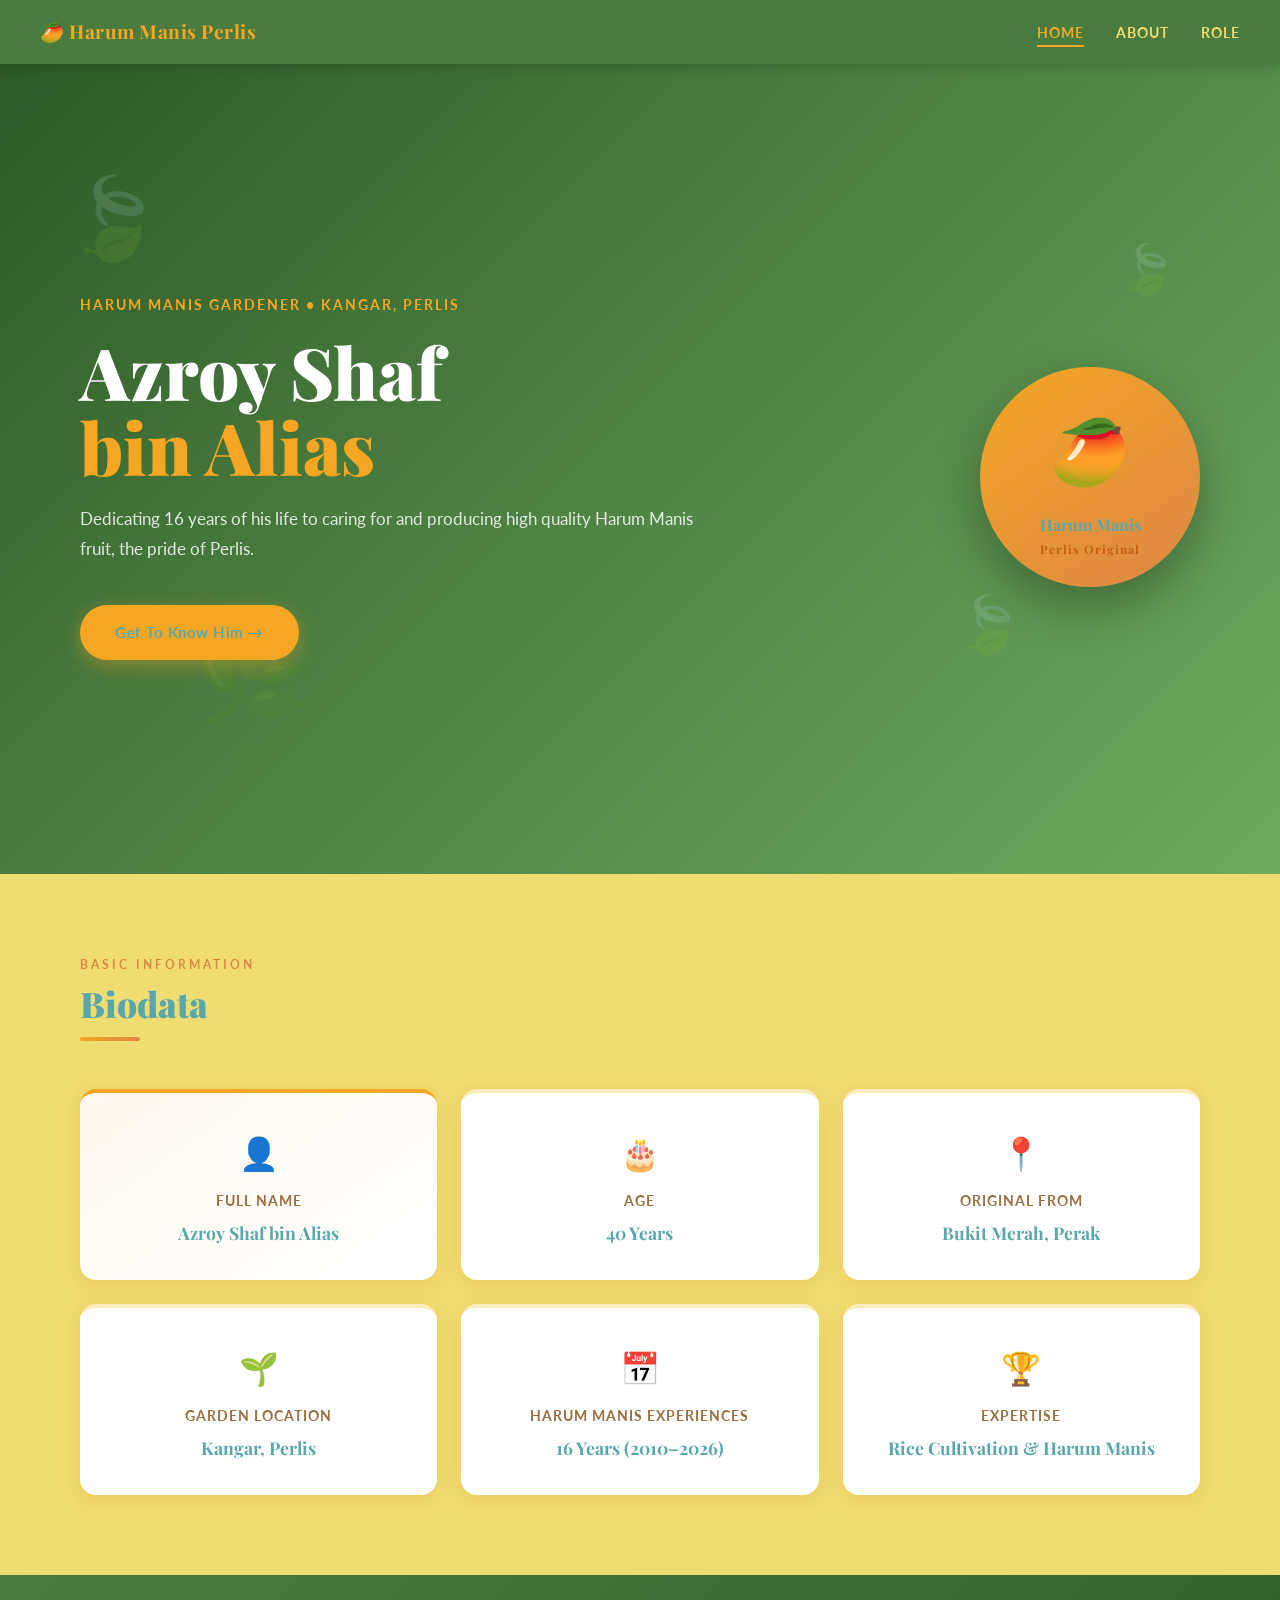
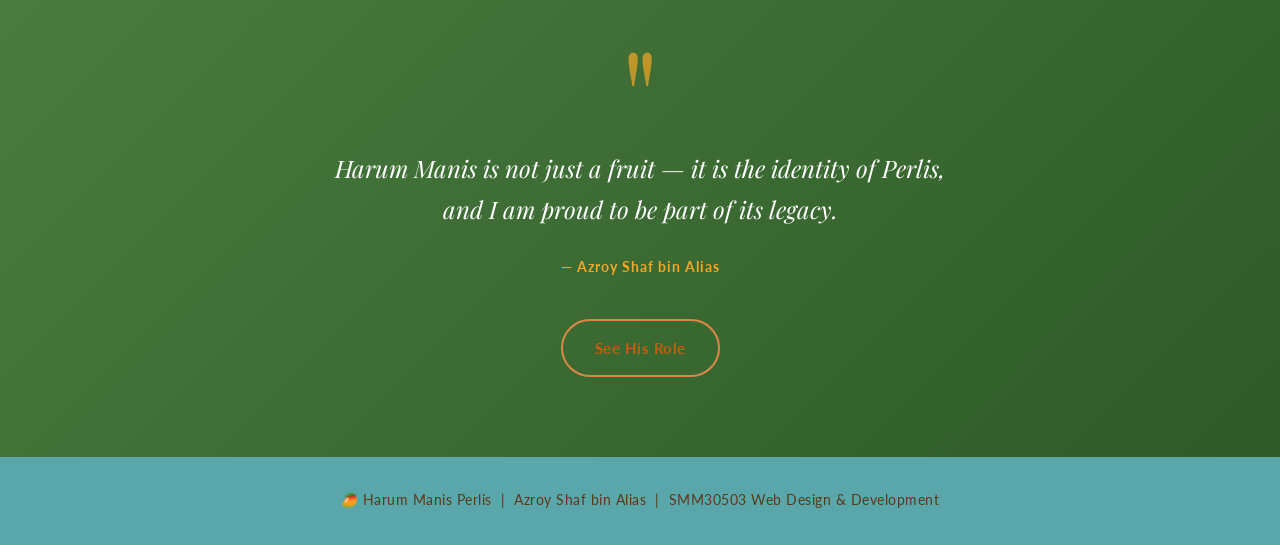
<file: index.html>
<!DOCTYPE html>
<html lang="ms">
<head>
  <meta charset="UTF-8" />
  <meta name="viewport" content="width=device-width, initial-scale=1.0" />
  <title>Azroy Shaf –  Harum Manis Garderner Perlis</title>
  <link rel="stylesheet" href="style.css" />
  <link href="https://fonts.googleapis.com/css2?family=Playfair+Display:wght@400;700;900&family=Lato:wght@300;400;700&display=swap" rel="stylesheet" />
</head>
<body>

  <nav class="navbar">
    <div class="nav-logo">🥭 Harum Manis Perlis</div>
    <ul class="nav-links">
      <li><a href="index.html" class="active">Home</a></li>
      <li><a href="about.html">About</a></li>
      <li><a href="role.html">Role</a></li>
    </ul>
  </nav>

  <section class="hero">
    <div class="hero-leaves">
      <span class="leaf leaf-1">🍃</span>
      <span class="leaf leaf-2">🍃</span>
      <span class="leaf leaf-3">🌿</span>
      <span class="leaf leaf-4">🍃</span>
    </div>
    <div class="hero-content">
      <p class="hero-tag"> Harum Manis Gardener • Kangar, Perlis</p>
      <h1 class="hero-title">Azroy Shaf<br /><span>bin Alias</span></h1>
      <p class="hero-subtitle">
        Dedicating 16 years of his life to caring for and producing high quality Harum Manis fruit, the pride of Perlis.<br />
      </p>
      <a href="about.html" class="btn-primary">Get To Know Him →</a>
    </div>
    <div class="hero-mango">
      <div class="mango-badge">
        <span class="mango-icon">🥭</span>
        <p>Harum Manis</p>
        <p class="mango-sub">Perlis Original</p>
      </div>
    </div>
  </section>

  <section class="biodata section">
    <div class="section-label">Basic Information</div>
    <h2 class="section-title">Biodata</h2>
    <div class="cards-grid">
      <div class="card card-highlight">
        <div class="card-icon">👤</div>
        <h3>Full Name</h3>
        <p>Azroy Shaf bin Alias</p>
      </div>
      <div class="card">
        <div class="card-icon">🎂</div>
        <h3>Age</h3>
        <p>40 Years</p>
      </div>
      <div class="card">
        <div class="card-icon">📍</div>
        <h3>Original From</h3>
        <p>Bukit Merah, Perak</p>
      </div>
      <div class="card">
        <div class="card-icon">🌱</div>
        <h3>Garden Location</h3>
        <p>Kangar, Perlis</p>
      </div>
      <div class="card">
        <div class="card-icon">📅</div>
        <h3> Harum Manis Experiences</h3>
        <p>16 Years (2010–2026)</p>
      </div>
      <div class="card">
        <div class="card-icon">🏆</div>
        <h3>Expertise</h3>
        <p>Rice Cultivation &amp; Harum Manis</p>
      </div>
    </div>
  </section>

  <section class="welcome section">
    <div class="welcome-inner">
      <div class="quote-mark">"</div>
      <blockquote>
        Harum Manis is not just a fruit — it is the identity of Perlis,<br />
       and I am proud to be part of its legacy.
      </blockquote>
      <p class="quote-author">— Azroy Shaf bin Alias</p>
      <a href="role.html" class="btn-secondary">See His Role</a>
    </div>
  </section>

  <footer class="footer">
    <p>🥭 Harum Manis Perlis &nbsp;|&nbsp; Azroy Shaf bin Alias &nbsp;|&nbsp; SMM30503 Web Design & Development</p>
  </footer>

</body>
</html>
</file>
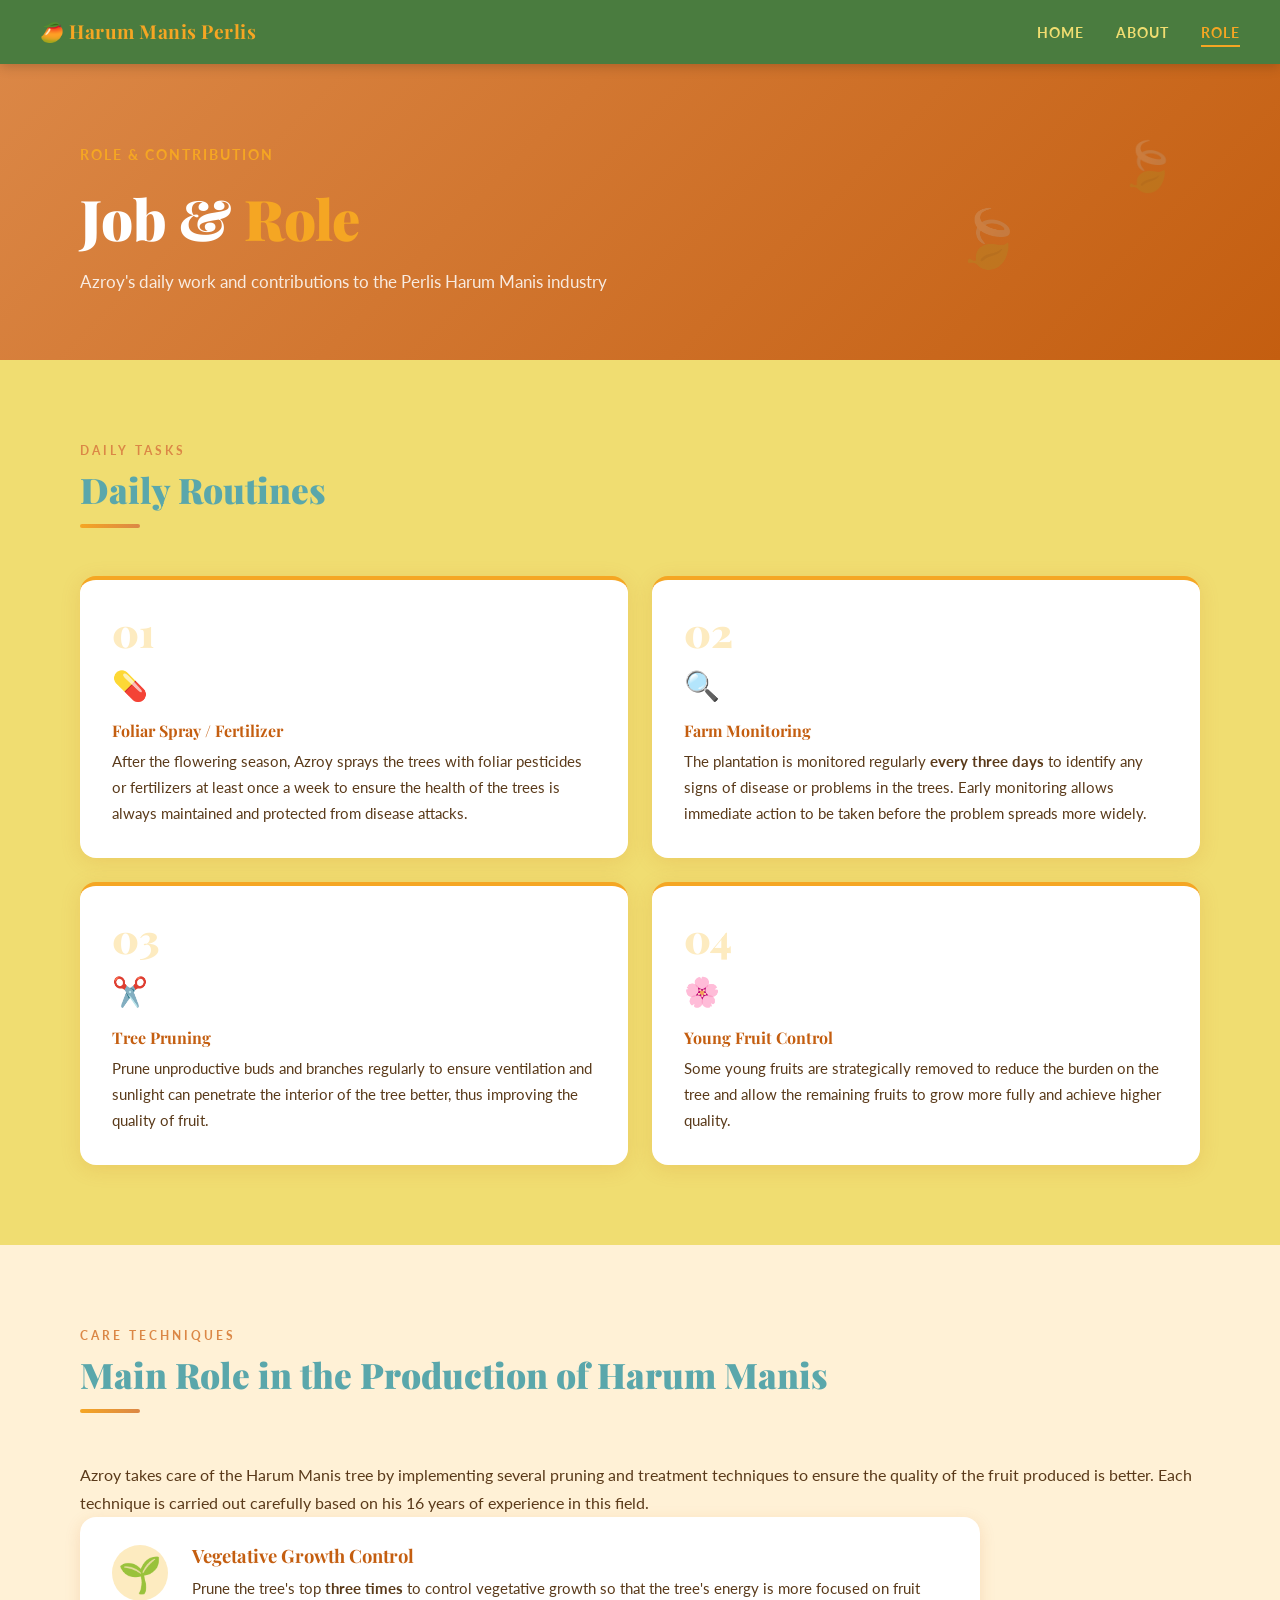
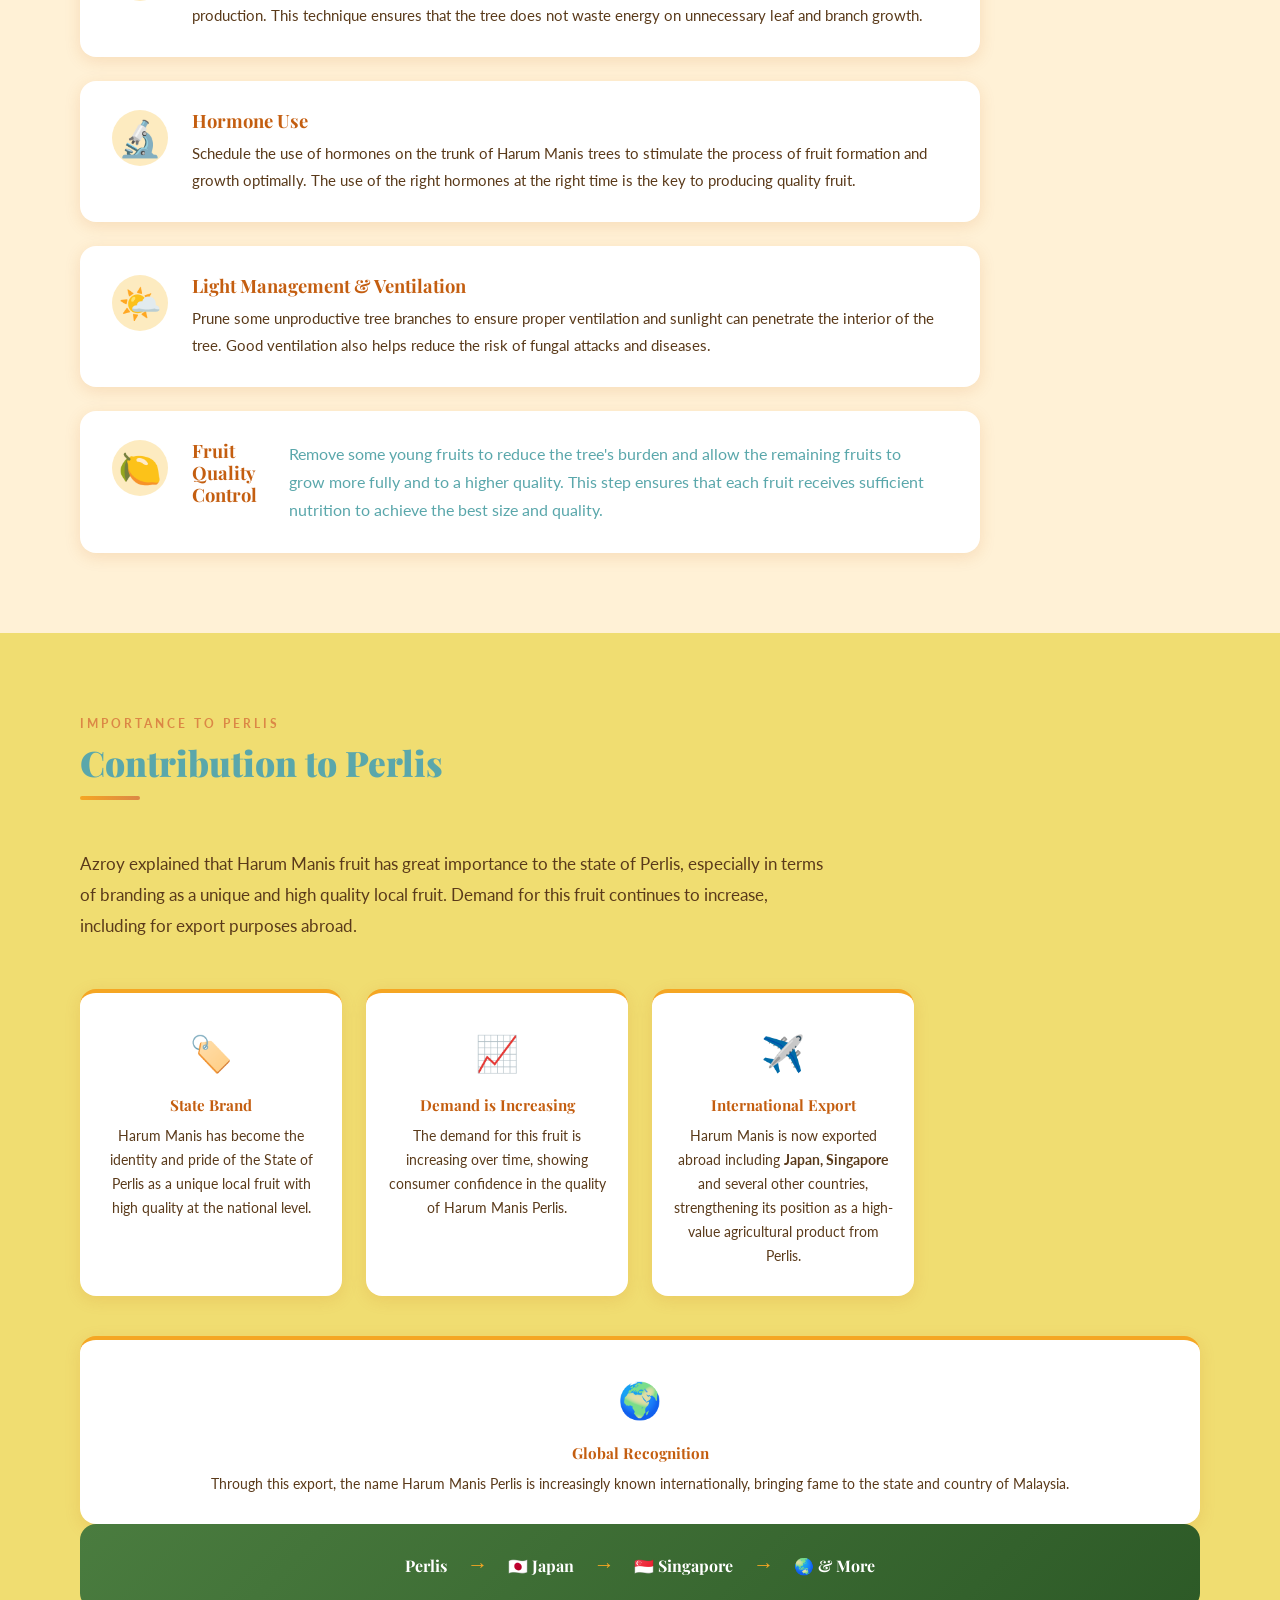
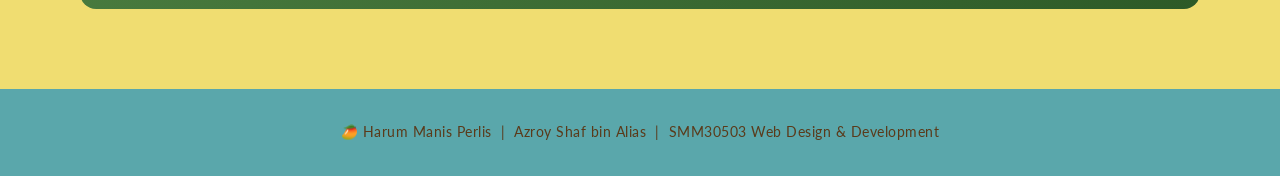
<file: role.html>
<!DOCTYPE html>
<html lang="ms">
<head>
  <meta charset="UTF-8" />
  <meta name="viewport" content="width=device-width, initial-scale=1.0" />
  <title>Role – Azroy Shaf</title>
  <link rel="stylesheet" href="style.css" />
  <link href="https://fonts.googleapis.com/css2?family=Playfair+Display:wght@400;700;900&family=Lato:wght@300;400;700&display=swap" rel="stylesheet" />
</head>
<body>

  <nav class="navbar">
    <div class="nav-logo">🥭 Harum Manis Perlis</div>
    <ul class="nav-links">
      <li><a href="index.html">Home</a></li>
      <li><a href="about.html">About</a></li>
      <li><a href="role.html" class="active">Role</a></li>
    </ul>
  </nav>

  <section class="page-header">
    <div class="page-header-leaves">
      <span class="leaf leaf-2">🍃</span>
      <span class="leaf leaf-4">🍃</span>
    </div>
    <p class="hero-tag">Role & Contribution</p>
    <h1 class="page-title">Job &amp; <span>Role</span></h1>
    <p class="page-subtitle">Azroy's daily work and contributions to the Perlis Harum Manis industry</p>
  </section>

  <section class="section">
    <div class="section-label">Daily tasks</div>
    <h2 class="section-title">Daily Routines</h2>
    <div class="duties-grid">
      <div class="duty-card">
        <div class="duty-number">01</div>
        <div class="duty-icon">💊</div>
        <h3>Foliar Spray / Fertilizer</h3>
        <p>After the flowering season, Azroy sprays the trees with foliar pesticides or fertilizers at least once a week to ensure the health of the trees is always maintained and protected from disease attacks.
      </div>
       <div class="duty-card">
        <div class="duty-number">02</div>
        <div class="duty-icon">🔍</div>
        <h3>Farm Monitoring</h3>
        <p>The plantation is monitored regularly <strong>every three days</strong> to identify any signs of disease or problems in the trees. Early monitoring allows immediate action to be taken before the problem spreads more widely.</p>
</div>

      <div class="duty-card">
        <div class="duty-number">03</div>
        <div class="duty-icon">✂️</div>
        <h3>Tree Pruning</h3>
        <p>Prune unproductive buds and branches regularly to ensure ventilation and sunlight can penetrate the interior of the tree better, thus improving the quality of fruit.</p>
</div>

      <div class="duty-card">
        <div class="duty-number">04</div>
        <div class="duty-icon">🌸</div>
        <h3>Young Fruit Control</h3>
        <p>Some young fruits are strategically removed to reduce the burden on the tree and allow the remaining fruits to grow more fully and achieve higher quality.</p>
</div>

    </div>
  </section>

  <section class="section role-detail-section">
    <div class="section-label">Care Techniques</div>
    <h2 class="section-title">Main Role in the Production of Harum Manis</h2>
    <p class="section-intro">
     Azroy takes care of the Harum Manis tree by implementing several pruning and treatment techniques to ensure the quality of the fruit produced is better.
      Each technique is carried out carefully based on his 16 years of experience in this field.
    </p>

    <div class="role-steps">

      <div class="role-step">
        <div class="step-icon">🌱</div>
        <div class="step-text">
          <h3>Vegetative Growth Control</h3>
          <p>Prune the tree's top <strong>three times</strong> to control vegetative growth so that the tree's energy is more focused on fruit production. This technique ensures that the tree does not waste energy on unnecessary leaf and branch growth.</p>
</div>
      </div>

      <div class="role-step">
        <div class="step-icon">🔬</div>
        <div class="step-text">
          <h3>Hormone Use</h3>
          <p>Schedule the use of hormones on the trunk of Harum Manis trees to stimulate the process of fruit formation and growth optimally. The use of the right hormones at the right time is the key to producing quality fruit.</p>
</div>
</div>
      <div class="role-step">
        <div class="step-icon">🌤️</div>
        <div class="step-text">
          <h3>Light Management &amp; Ventilation</h3>
          <p>Prune some unproductive tree branches to ensure proper ventilation and sunlight can penetrate the interior of the tree. Good ventilation also helps reduce the risk of fungal attacks and diseases.</p>
        </div>
      </div>

      <div class="role-step">
        <div class="step-icon">🍋</div>
        <div class="step-text">
          <h3>Fruit Quality Control</h3>
        </div>Remove some young fruits to reduce the tree's burden and allow the remaining fruits to grow more fully and to a higher quality. This step ensures that each fruit receives sufficient nutrition to achieve the best size and quality.</p>
</div>
      </div>

    </div>
  </section>

  <section class="section contribution-section">
    <div class="section-label">Importance to Perlis</div>
    <h2 class="section-title">Contribution to Perlis</h2>

    <p class="contribution-intro">
      Azroy explained that Harum Manis fruit has great importance to the state of Perlis, especially in terms of branding as a unique and high quality local fruit. Demand for this fruit continues to increase, including for export purposes abroad.
    </p>

    <div class="contribution-cards">

      <div class="contrib-card">
        <span class="contrib-icon">🏷️</span>
        <h3>State Brand</h3>
        <p> <p>Harum Manis has become the identity and pride of the State of Perlis as a unique local fruit with high quality at the national level.</p></p>
      </div>

      <div class="contrib-card">
        <span class="contrib-icon">📈</span>
        <h3>Demand is Increasing</h3>
        <p>The demand for this fruit is increasing over time, showing consumer confidence in the quality of Harum Manis Perlis.</p>
      </div>

      <div class="contrib-card">
        <span class="contrib-icon">✈️</span>
        <h3>International Export</h3>
        <p>Harum Manis is now exported abroad including <strong>Japan, Singapore</strong> and several other countries, strengthening its position as a high-value agricultural product from Perlis.</p>
</div> </p>
      </div>

      <div class="contrib-card">
        <span class="contrib-icon">🌍</span>
        <h3>Global Recognition</h3>
        <p>Through this export, the name Harum Manis Perlis is increasingly known internationally, bringing fame to the state and country of Malaysia.</p>
</div> </p>
      </div>

    </div>

    <div class="export-banner">
      <span>
        <span class="flag-perlis">
          <span class="stripe-top"></span>
          <span class="stripe-bottom"></span>
        </span>
        Perlis
      </span>
      <span class="arrow">→</span>
      <span>🇯🇵 Japan</span>
      <span class="arrow">→</span>
      <span>🇸🇬 Singapore</span>
      <span class="arrow">→</span>
      <span>🌏 &amp; More</span>
    </div>

  </section>

  <footer class="footer">
    <p>🥭 Harum Manis Perlis &nbsp;|&nbsp; Azroy Shaf bin Alias &nbsp;|&nbsp; SMM30503 Web Design &amp; Development</p>
  </footer>

</body>
</html>
</file>
<file: style.css>
/* =========================================
   HARUM MANIS PERLIS – Personal Website CSS
   SMM30503 Web Design & Development
   Theme: Mango / Tropical Organic
   ========================================= */

/* ---- CSS VARIABLES (Color Theme) ---- */
:root {
  --mango-yellow:   #F5A623;
  --mango-orange:   #db8746;
  --mango-deep:     #C45E10;
  --mango-green:    #4A7C3F;
  --mango-leaf:     #82c173;
  --mango-cream:    #f0dd71;
  --mango-light:    #FFF1D6;
  --mango-pale:     #FDEBC0;
  --text-dark:      #5aa7ab;
  --text-mid:       #5A3A1A;
  --text-light:     #9A7040;
  --white:          #FFFFFF;
  --shadow:         rgba(200, 100, 20, 0.15);
  --radius:         16px;
  --radius-sm:      8px;
  --transition:     0.3s ease;
}

/* ---- RESET & BASE ---- */
*, *::before, *::after {
  box-sizing: border-box;
  margin: 0;
  padding: 0;
}

html {
  scroll-behavior: smooth;
}

body {
  font-family: 'Lato', sans-serif;
  background-color: var(--mango-cream);
  color: var(--text-dark);
  line-height: 1.75;
  font-size: 16px;
}

img {
  max-width: 100%;
  display: block;
}

a {
  text-decoration: none;
  color: inherit;
}

ul {
  list-style: none;
}

/* ---- TYPOGRAPHY ---- */
h1, h2, h3 {
  font-family: 'Playfair Display', serif;
  line-height: 1.2;
}

h1 { font-size: 3rem;   color: var(--text-dark); }
h2 { font-size: 2rem;   color: var(--text-dark); }
h3 { font-size: 1.15rem; color: var(--mango-deep); }

p  { color: var(--text-mid); }

/* ---- NAVIGATION ---- */
.navbar {
  display: flex;
  align-items: center;
  justify-content: space-between;
  background-color: var(--mango-green);
  padding: 0 2.5rem;
  height: 64px;
  position: sticky;
  top: 0;
  z-index: 100;
  box-shadow: 0 2px 12px rgba(0,0,0,0.2);
}

.nav-logo {
  font-family: 'Playfair Display', serif;
  font-size: 1.2rem;
  font-weight: 700;
  color: var(--mango-yellow);
  letter-spacing: 0.5px;
}

.nav-links {
  display: flex;
  gap: 2rem;
}

.nav-links a {
  font-family: 'Lato', sans-serif;
  font-weight: 700;
  font-size: 0.9rem;
  color: var(--mango-cream);
  text-transform: uppercase;
  letter-spacing: 1px;
  padding: 4px 0;
  border-bottom: 2px solid transparent;
  transition: color var(--transition), border-color var(--transition);
}

.nav-links a:hover,
.nav-links a.active {
  color: var(--mango-yellow);
  border-bottom-color: var(--mango-yellow);
}

/* ---- HERO SECTION (HOME) ---- */
.hero {
  position: relative;
  min-height: 90vh;
  display: flex;
  align-items: center;
  justify-content: space-between;
  padding: 5rem 5rem 4rem;
  background: linear-gradient(135deg, #2D5A27 0%, #4A7C3F 40%, #6DAA5E 100%);
  overflow: hidden;
}

.hero-leaves {
  position: absolute;
  inset: 0;
  pointer-events: none;
}

.leaf {
  position: absolute;
  font-size: 4rem;
  opacity: 0.15;
  animation: floatLeaf 6s ease-in-out infinite;
}
.leaf-1 { top: 10%;  left: 5%;  animation-delay: 0s;   font-size: 5rem; }
.leaf-2 { top: 20%;  right: 8%; animation-delay: 1.5s; font-size: 3rem; }
.leaf-3 { bottom: 15%; left: 15%; animation-delay: 3s; font-size: 6rem; }
.leaf-4 { bottom: 25%; right: 20%; animation-delay: 2s; font-size: 3.5rem; }

@keyframes floatLeaf {
  0%, 100% { transform: translateY(0) rotate(0deg); }
  50%       { transform: translateY(-18px) rotate(8deg); }
}

.hero-content {
  position: relative;
  z-index: 2;
  max-width: 620px;
}

.hero-tag {
  font-size: 0.85rem;
  font-weight: 700;
  letter-spacing: 2px;
  text-transform: uppercase;
  color: var(--mango-yellow);
  margin-bottom: 1rem;
}

.hero-title {
  font-size: 4.5rem;
  font-weight: 900;
  color: var(--white);
  line-height: 1.05;
  margin-bottom: 1.2rem;
}

.hero-title span {
  color: var(--mango-yellow);
}

.hero-subtitle {
  font-size: 1.05rem;
  color: rgba(255,255,255,0.85);
  margin-bottom: 2.5rem;
  line-height: 1.8;
}

/* ---- MANGO BADGE (HERO) ---- */
.hero-mango {
  position: relative;
  z-index: 2;
  display: flex;
  align-items: center;
  justify-content: center;
}

.mango-badge {
  background: linear-gradient(145deg, var(--mango-yellow), var(--mango-orange));
  border-radius: 50%;
  width: 220px;
  height: 220px;
  display: flex;
  flex-direction: column;
  align-items: center;
  justify-content: center;
  text-align: center;
  box-shadow: 0 20px 50px rgba(0,0,0,0.3);
  animation: floatBadge 4s ease-in-out infinite;
}

@keyframes floatBadge {
  0%, 100% { transform: translateY(0); }
  50%       { transform: translateY(-14px); }
}

.mango-icon {
  font-size: 4rem;
  display: block;
  margin-bottom: 0.3rem;
}

.mango-badge p {
  font-family: 'Playfair Display', serif;
  font-weight: 700;
  font-size: 1rem;
  color: var(--text-dark);
}

.mango-sub {
  font-size: 0.75rem !important;
  color: var(--mango-deep) !important;
  letter-spacing: 1px;
}

/* ---- BUTTONS ---- */
.btn-primary {
  display: inline-block;
  background: var(--mango-yellow);
  color: var(--text-dark);
  font-weight: 700;
  font-size: 0.95rem;
  padding: 0.9rem 2.2rem;
  border-radius: 50px;
  box-shadow: 0 6px 20px rgba(245,166,35,0.4);
  transition: transform var(--transition), box-shadow var(--transition);
  letter-spacing: 0.5px;
}

.btn-primary:hover {
  transform: translateY(-3px);
  box-shadow: 0 10px 28px rgba(245,166,35,0.5);
}

.btn-secondary {
  display: inline-block;
  background: transparent;
  color: var(--mango-deep);
  font-weight: 700;
  font-size: 0.95rem;
  padding: 0.85rem 2rem;
  border-radius: 50px;
  border: 2px solid var(--mango-orange);
  transition: all var(--transition);
  letter-spacing: 0.5px;
}

.btn-secondary:hover {
  background: var(--mango-orange);
  color: var(--white);
  transform: translateY(-2px);
}

/* ---- SECTIONS ---- */
.section {
  padding: 5rem 5rem;
}

.section-label {
  font-size: 0.75rem;
  font-weight: 700;
  text-transform: uppercase;
  letter-spacing: 3px;
  color: var(--mango-orange);
  margin-bottom: 0.5rem;
}

.section-title {
  font-size: 2.2rem;
  font-weight: 900;
  color: var(--text-dark);
  margin-bottom: 3rem;
  position: relative;
  padding-bottom: 1rem;
}

.section-title::after {
  content: '';
  position: absolute;
  left: 0;
  bottom: 0;
  width: 60px;
  height: 4px;
  background: linear-gradient(to right, var(--mango-yellow), var(--mango-orange));
  border-radius: 4px;
}

/* ---- CARDS GRID (HOME BIODATA) ---- */
.cards-grid {
  display: grid;
  grid-template-columns: repeat(3, 1fr);
  gap: 1.5rem;
}

.card {
  background: var(--white);
  border-radius: var(--radius);
  padding: 2rem 1.5rem;
  text-align: center;
  box-shadow: 0 4px 20px var(--shadow);
  transition: transform var(--transition), box-shadow var(--transition);
  border-top: 4px solid var(--mango-pale);
}

.card:hover {
  transform: translateY(-6px);
  box-shadow: 0 12px 32px var(--shadow);
}

.card-highlight {
  border-top-color: var(--mango-yellow);
  background: linear-gradient(145deg, #fff8ee, #fff);
}

.card-icon {
  font-size: 2rem;
  margin-bottom: 0.75rem;
}

.card h3 {
  font-size: 0.85rem;
  font-weight: 700;
  text-transform: uppercase;
  letter-spacing: 1px;
  color: var(--text-light);
  margin-bottom: 0.5rem;
  font-family: 'Lato', sans-serif;
}

.card p {
  font-family: 'Playfair Display', serif;
  font-size: 1.1rem;
  font-weight: 700;
  color: var(--text-dark);
}

/* ---- WELCOME / QUOTE SECTION ---- */
.welcome {
  background: linear-gradient(135deg, var(--mango-green) 0%, #2D5A27 100%);
  text-align: center;
}

.welcome-inner {
  max-width: 700px;
  margin: 0 auto;
}

.quote-mark {
  font-family: 'Playfair Display', serif;
  font-size: 8rem;
  line-height: 0.6;
  color: var(--mango-yellow);
  opacity: 0.7;
  margin-bottom: 1rem;
}

blockquote {
  font-family: 'Playfair Display', serif;
  font-size: 1.5rem;
  font-style: italic;
  color: var(--white);
  line-height: 1.7;
  margin-bottom: 1.5rem;
}

.quote-author {
  font-size: 0.9rem;
  font-weight: 700;
  color: var(--mango-yellow);
  letter-spacing: 1px;
  margin-bottom: 2.5rem;
}

/* ---- PAGE HEADER (ABOUT & ROLE) ---- */
.page-header {
  position: relative;
  background: linear-gradient(135deg, var(--mango-orange) 0%, var(--mango-deep) 100%);
  padding: 5rem 5rem 4rem;
  overflow: hidden;
}

.page-header-leaves {
  position: absolute;
  inset: 0;
  pointer-events: none;
}

.page-title {
  font-size: 3.5rem;
  font-weight: 900;
  color: var(--white);
  margin-bottom: 1rem;
}

.page-title span {
  color: var(--mango-yellow);
}

.page-subtitle {
  font-size: 1.05rem;
  color: rgba(255,255,255,0.85);
  max-width: 550px;
}

/* ---- ABOUT PAGE ---- */
.about-section { background: var(--mango-cream); }

.about-grid {
  display: grid;
  grid-template-columns: 1fr 2fr;
  gap: 3rem;
  align-items: start;
}

.image-placeholder {
  background: linear-gradient(145deg, var(--mango-pale), var(--mango-light));
  border-radius: var(--radius);
  padding: 3rem 2rem;
  text-align: center;
  border: 3px dashed var(--mango-yellow);
}

.big-icon {
  font-size: 5rem;
  display: block;
  margin-bottom: 1rem;
}

.image-placeholder p {
  font-family: 'Playfair Display', serif;
  font-weight: 700;
  font-size: 1rem;
  color: var(--text-dark);
}

.img-caption {
  font-size: 0.8rem !important;
  color: var(--text-light) !important;
  margin-top: 0.3rem;
}

.about-text p {
  margin-bottom: 1.2rem;
  font-size: 1rem;
  line-height: 1.85;
}

.highlight-box {
  display: flex;
  gap: 1rem;
  background: var(--mango-pale);
  border-left: 5px solid var(--mango-yellow);
  border-radius: var(--radius-sm);
  padding: 1.2rem 1.5rem;
  margin-top: 1.5rem;
}

.highlight-box span { font-size: 1.5rem; flex-shrink: 0; }
.highlight-box p    { margin: 0; font-size: 0.95rem; color: var(--text-mid); }

/* ---- TIMELINE ---- */
.timeline-section { background: var(--mango-light); }

.timeline {
  position: relative;
  padding-left: 3rem;
  max-width: 800px;
}

.timeline::before {
  content: '';
  position: absolute;
  left: 14px;
  top: 0;
  bottom: 0;
  width: 3px;
  background: linear-gradient(to bottom, var(--mango-yellow), var(--mango-green));
  border-radius: 4px;
}

.timeline-item {
  position: relative;
  margin-bottom: 3rem;
  display: flex;
  gap: 1.5rem;
  align-items: flex-start;
}

.timeline-dot {
  position: absolute;
  left: -2.9rem;
  top: 0;
  width: 40px;
  height: 40px;
  background: var(--white);
  border: 3px solid var(--mango-yellow);
  border-radius: 50%;
  display: flex;
  align-items: center;
  justify-content: center;
  font-size: 1.1rem;
  box-shadow: 0 2px 10px var(--shadow);
}

.timeline-item-highlight .timeline-dot {
  background: var(--mango-yellow);
  border-color: var(--mango-deep);
}

.timeline-content {
  background: var(--white);
  border-radius: var(--radius);
  padding: 1.5rem 2rem;
  box-shadow: 0 4px 16px var(--shadow);
  flex: 1;
}

.timeline-year {
  font-size: 0.78rem;
  font-weight: 700;
  text-transform: uppercase;
  letter-spacing: 2px;
  color: var(--mango-orange);
  display: block;
  margin-bottom: 0.4rem;
}

.timeline-content h3 {
  margin-bottom: 0.6rem;
  font-size: 1.1rem;
}

.timeline-content p {
  font-size: 0.95rem;
  line-height: 1.75;
}

/* ---- CHALLENGES SECTION ---- */
.challenges-section { background: var(--mango-cream); }

.challenges-grid {
  display: grid;
  grid-template-columns: 1fr 1fr 1.2fr;
  gap: 1.5rem;
}

.challenge-card {
  background: var(--white);
  border-radius: var(--radius);
  padding: 2rem 1.5rem;
  box-shadow: 0 4px 20px var(--shadow);
  transition: transform var(--transition);
  border-bottom: 4px solid var(--mango-pale);
}

.challenge-card:hover {
  transform: translateY(-5px);
}

.challenge-card-main {
  border-bottom-color: var(--mango-orange);
  background: linear-gradient(160deg, #fff8ee, #fff);
}

.challenge-icon {
  font-size: 2.2rem;
  margin-bottom: 1rem;
}

.challenge-card h3 {
  margin-bottom: 0.75rem;
}

.challenge-card p {
  font-size: 0.93rem;
  line-height: 1.75;
}

/* ---- ROLE PAGE ---- */
.duties-grid {
  display: grid;
  grid-template-columns: repeat(2, 1fr);
  gap: 1.5rem;
  margin-bottom: 0;
}

.duty-card {
  background: var(--white);
  border-radius: var(--radius);
  padding: 2rem;
  box-shadow: 0 4px 20px var(--shadow);
  display: flex;
  flex-direction: column;
  gap: 0.5rem;
  border-top: 4px solid var(--mango-yellow);
  transition: transform var(--transition);
}

.duty-card:hover {
  transform: translateY(-4px);
}

.duty-number {
  font-family: 'Playfair Display', serif;
  font-size: 2.5rem;
  font-weight: 900;
  color: var(--mango-pale);
  line-height: 1;
}

.duty-icon { font-size: 1.8rem; }

.duty-card h3 {
  font-size: 1rem;
  margin-top: 0.2rem;
}

.duty-card p {
  font-size: 0.93rem;
  line-height: 1.75;
}

/* ---- ROLE STEPS ---- */
.role-detail-section { background: var(--mango-light); }

.role-steps {
  display: flex;
  flex-direction: column;
  gap: 1.5rem;
  max-width: 900px;
}

.role-step {
  display: flex;
  gap: 1.5rem;
  align-items: flex-start;
  background: var(--white);
  border-radius: var(--radius);
  padding: 1.8rem 2rem;
  box-shadow: 0 4px 16px var(--shadow);
  transition: transform var(--transition);
}

.role-step:hover {
  transform: translateX(6px);
}

.step-icon {
  font-size: 2.2rem;
  flex-shrink: 0;
  width: 56px;
  height: 56px;
  background: var(--mango-pale);
  border-radius: 50%;
  display: flex;
  align-items: center;
  justify-content: center;
}

.step-text h3 {
  margin-bottom: 0.5rem;
}

.step-text p {
  font-size: 0.95rem;
  line-height: 1.75;
}

/* ---- CONTRIBUTION SECTION ---- */
.contribution-section { background: var(--mango-cream); }

.contribution-intro {
  font-size: 1.05rem;
  color: var(--text-mid);
  max-width: 750px;
  margin-bottom: 3rem;
  line-height: 1.85;
}

.contribution-cards {
  display: grid;
  grid-template-columns: repeat(4, 1fr);
  gap: 1.5rem;
  margin-bottom: 2.5rem;
}

.contrib-card {
  background: var(--white);
  border-radius: var(--radius);
  padding: 1.8rem 1.3rem;
  text-align: center;
  box-shadow: 0 4px 16px var(--shadow);
  transition: transform var(--transition);
  border-top: 4px solid var(--mango-yellow);
}

.contrib-card:hover {
  transform: translateY(-5px);
}

.contrib-icon {
  font-size: 2.2rem;
  display: block;
  margin-bottom: 0.8rem;
}

.contrib-card h3 {
  font-size: 0.95rem;
  margin-bottom: 0.6rem;
}

.contrib-card p {
  font-size: 0.88rem;
  line-height: 1.7;
}

/* ---- EXPORT BANNER ---- */
.export-banner {
  background: linear-gradient(135deg, var(--mango-green) 0%, #2D5A27 100%);
  border-radius: var(--radius);
  padding: 1.5rem 2.5rem;
  display: flex;
  align-items: center;
  justify-content: center;
  gap: 1.5rem;
  flex-wrap: wrap;
}

.export-banner span {
  font-family: 'Playfair Display', serif;
  font-weight: 700;
  font-size: 1rem;
  color: var(--white);
}

.export-banner .arrow {
  color: var(--mango-yellow);
  font-size: 1.3rem;
  font-family: monospace;
}

/* ---- FOOTER ---- */
.footer {
  background: var(--text-dark);
  color: rgba(255,255,255,0.65);
  text-align: center;
  padding: 2rem;
  font-size: 0.85rem;
  letter-spacing: 0.5px;
}

/* ---- RESPONSIVE ---- */
@media (max-width: 900px) {
  .hero               { flex-direction: column; padding: 4rem 2rem; text-align: center; min-height: auto; }
  .hero-title         { font-size: 3rem; }
  .section            { padding: 3.5rem 2rem; }
  .cards-grid         { grid-template-columns: repeat(2, 1fr); }
  .about-grid         { grid-template-columns: 1fr; }
  .challenges-grid    { grid-template-columns: 1fr; }
  .duties-grid        { grid-template-columns: 1fr; }
  .contribution-cards { grid-template-columns: repeat(2, 1fr); }
  .page-header        { padding: 3.5rem 2rem; }
  .page-title         { font-size: 2.5rem; }
  .export-banner      { gap: 0.8rem; }
}

@media (max-width: 600px) {
  .navbar             { padding: 0 1.5rem; }
  .nav-links          { gap: 1rem; }
  .hero-title         { font-size: 2.2rem; }
  .cards-grid         { grid-template-columns: 1fr; }
  .contribution-cards { grid-template-columns: 1fr; }
  .role-step          { flex-direction: column; }
}
</file>
